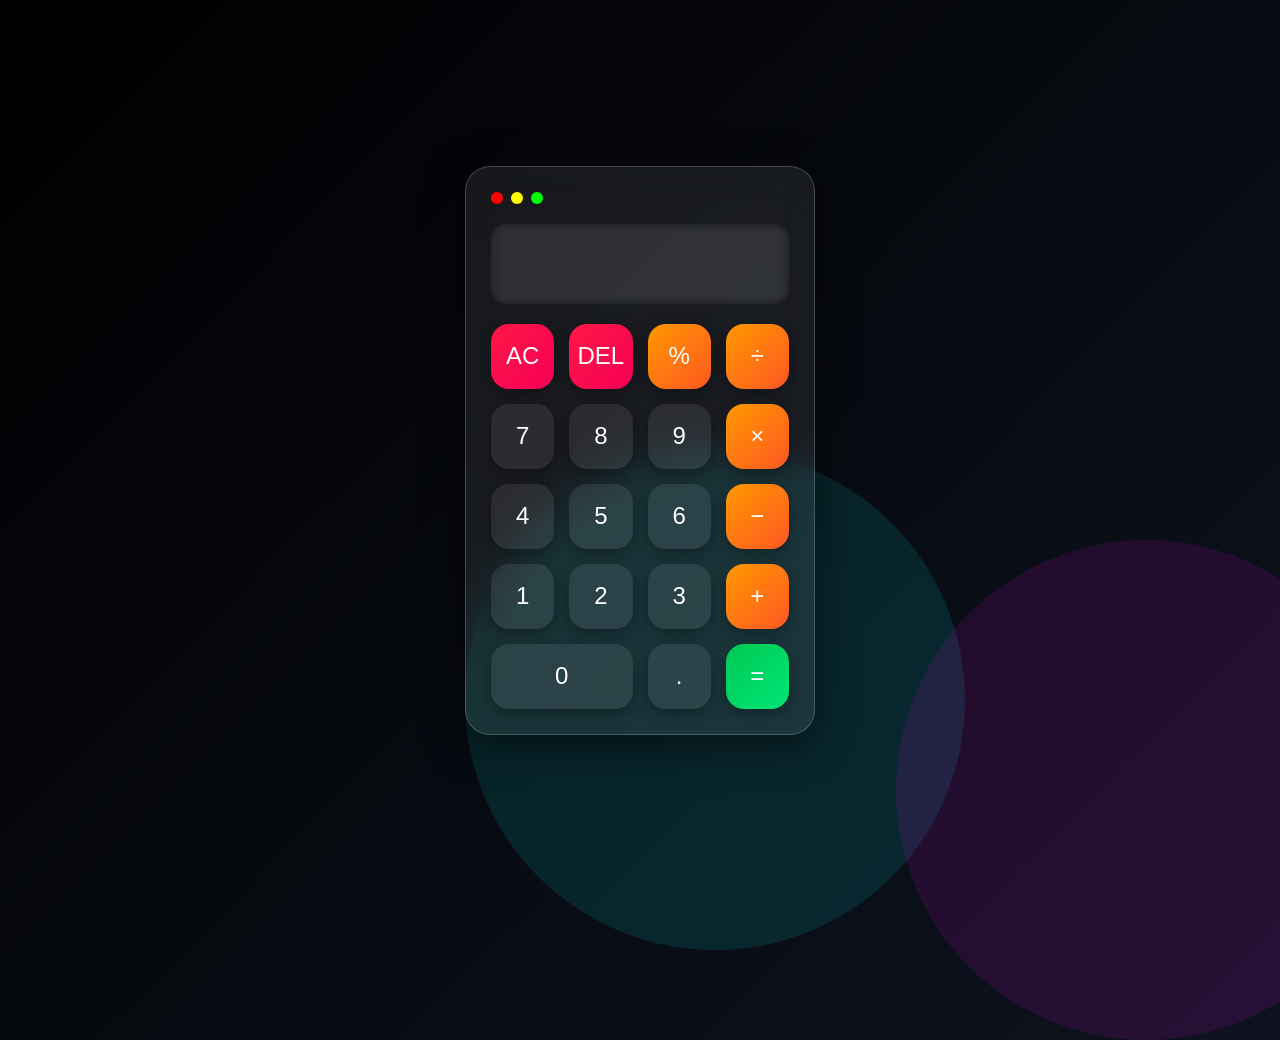
<file: index.html>
<!DOCTYPE html>
<html lang="en">
<head>
    <meta charset="UTF-8" />
    <meta name="viewport" content="width=device-width, initial-scale=1.0"/>
    <title>Animated Calculator</title>

    <link rel="stylesheet" href="style.css">
</head>
<body>

    <div class="bg-animation"></div>

    <div class="calculator">

        <div class="top-bar">
            <span></span>
            <span></span>
            <span></span>
        </div>

        <input type="text" id="display" readonly>

        <div class="buttons">

            <button class="btn special" onclick="clearDisplay()">AC</button>
            <button class="btn special" onclick="deleteLast()">DEL</button>
            <button class="btn operator" onclick="appendValue('%')">%</button>
            <button class="btn operator" onclick="appendValue('/')">÷</button>

            <button class="btn" onclick="appendValue('7')">7</button>
            <button class="btn" onclick="appendValue('8')">8</button>
            <button class="btn" onclick="appendValue('9')">9</button>
            <button class="btn operator" onclick="appendValue('*')">×</button>

            <button class="btn" onclick="appendValue('4')">4</button>
            <button class="btn" onclick="appendValue('5')">5</button>
            <button class="btn" onclick="appendValue('6')">6</button>
            <button class="btn operator" onclick="appendValue('-')">−</button>

            <button class="btn" onclick="appendValue('1')">1</button>
            <button class="btn" onclick="appendValue('2')">2</button>
            <button class="btn" onclick="appendValue('3')">3</button>
            <button class="btn operator" onclick="appendValue('+')">+</button>

            <button class="btn zero" onclick="appendValue('0')">0</button>
            <button class="btn" onclick="appendValue('.')">.</button>
            <button class="btn equal" onclick="calculate()">=</button>

        </div>

    </div>

    <script src="script.js"></script>
</body>
</html>
</file>
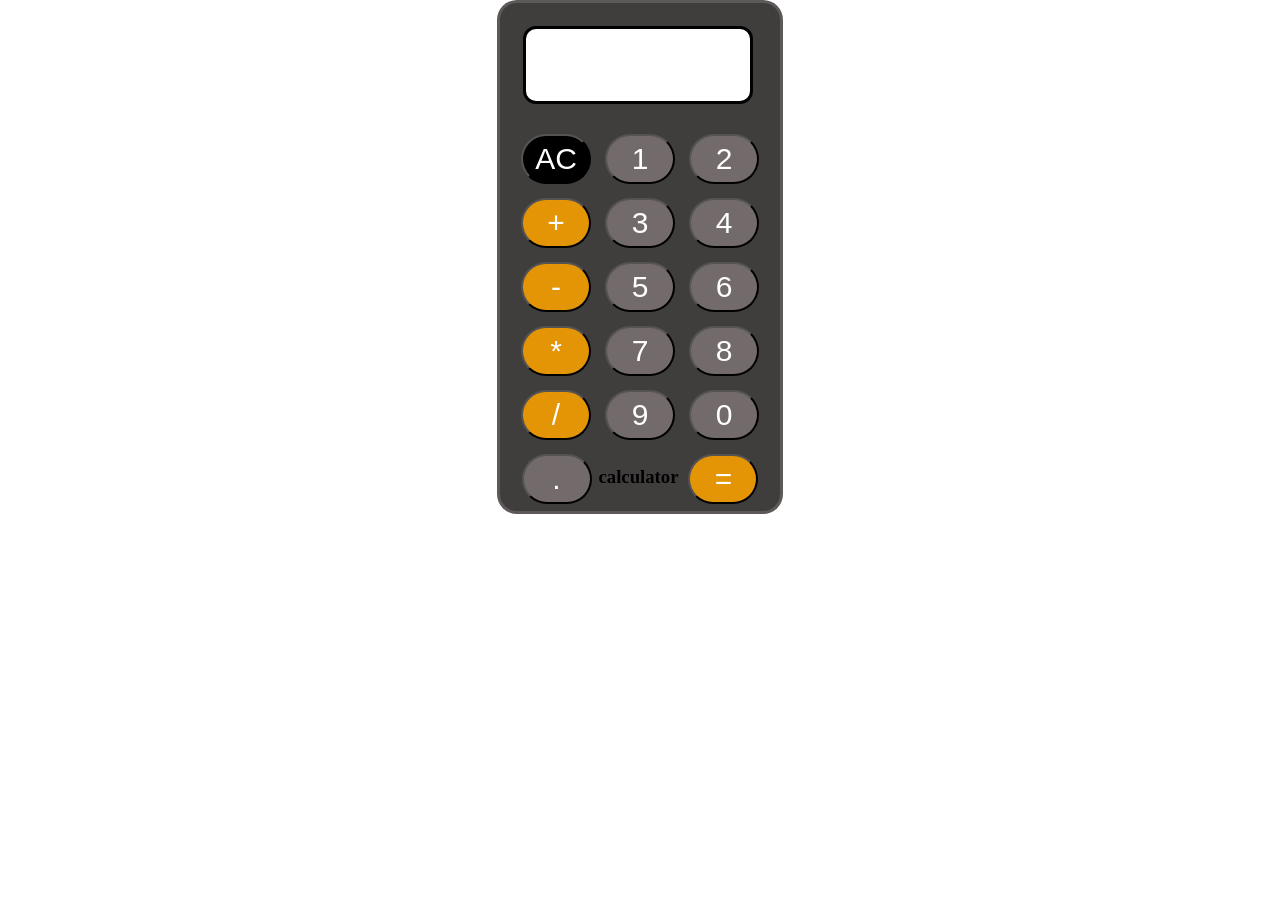
<file: calculator.html>
<!DOCTYPE html>
<html lang="en">
<head>
    <title>CALCULATOR</title>
    <style>
        #cal-body{
    border:solid rgba(126, 120, 120, 0.477);
    border-radius: 20px;
    width:280px;
    background-color: rgb(64, 61, 61);
    
}
#cal-disp{
    border: solid black;
    width: 220px;
    margin: 23px;
    height: 70px;
    font-size: 25px;
    border-radius: 13px;
    font:bold;
}
.cal-but{
    display:flex;
    justify-content: center;
    flex-wrap: wrap;
}
.but{
    border-radius: 30px;
    width: 70px;
    height: 50px;
    margin: 7px;
    font-size: 30px;
    background-color: rgba(141, 131, 131, 0.666);
    font:bold;
    color: white;
}
body{
    margin:0;
    display: flex;
    justify-content: center;
    align-items: center;
}
    </style>
</head>
<body>
    <div id="cal-body">
        <input type="text" id="cal-disp">
        <div class="cal-but">
            <button class="but" style="background-color: black;" onclick="
                val='';
                document.querySelector('#cal-disp').value = val;
            ">AC</button>
            <button class="but" onclick="
                val += '1';
                document.querySelector('#cal-disp').value = val;
            ">1</button>
            <button class="but" onclick="
                val+='2';
                document.querySelector('#cal-disp').value = val;
            ">2</button>
            <button class="but" style="background-color:rgb(227, 149, 5);" onclick="
                val+='+';
                document.querySelector('#cal-disp').value = val;
            ">+</button>
            <button class="but" onclick="
                val+='3';
                document.querySelector('#cal-disp').value = val;
            ">3</button>
            <button class="but" onclick="
                val+='4';
                document.querySelector('#cal-disp').value = val;
            ">4</button>
            <button class="but"style="background-color:rgb(227, 149, 5);" onclick="
                val+='-';
                document.querySelector('#cal-disp').value = val;
            ">-</button>
            <button class="but" onclick="
                val+='5';
                document.querySelector('#cal-disp').value = val;
            ">5</button>
            <button class="but" onclick="
                val+='6';
                document.querySelector('#cal-disp').value = val;
            ">6</button>
            <button class="but"style="background-color:rgb(227, 149, 5);" onclick="
                val+='*';
                document.querySelector('#cal-disp').value = val;
            ">*</button>
            <button class="but" onclick="
                val+='7';
                document.querySelector('#cal-disp').value = val;
            ">7</button>
            <button class="but" onclick="
                val+='8';
                document.querySelector('#cal-disp').value = val;
            ">8</button>
            <button class="but"style="background-color:rgb(227, 149, 5);" onclick="
                val+='/';
                document.querySelector('#cal-disp').value = val;
            ">/</button>
            <button class="but" onclick="
                val+='9';
                document.querySelector('#cal-disp').value = val;
            ">9</button>
            <button class="but" onclick="
                val+='0';
                document.querySelector('#cal-disp').value = val;
            ">0</button>
            <button class="but" onclick="
                val+='.';
                document.querySelector('#cal-disp').value = val;
            ">.</button>
            <h3>calculator</h6>
            <button class="but" style="background-color:rgb(227, 149, 5) ;margin-left: 10px;"onclick="
                val = eval(val);
                document.querySelector('#cal-disp').value = val;
            ">=</button>
           
        </div>
    </div>
    <script>
        let val='';
document.querySelector('#cal-disp').value = val;
    </script>
</body>
</html>
</file>
<file: style.css>
*{
    margin: 0;
    padding: 0;
    box-sizing: border-box;
    font-family: Arial, Helvetica, sans-serif;
}

body{
    height: 100vh;
    display: flex;
    justify-content: center;
    align-items: center;
    background: linear-gradient(-45deg,#0f172a,#1e293b,#111827,#000000);
    background-size: 400% 400%;
    animation: gradientMove 10s ease infinite;
    overflow: hidden;
}

/* Background Animation */

.bg-animation::before,
.bg-animation::after{
    content: "";
    position: absolute;
    width: 500px;
    height: 500px;
    border-radius: 50%;
    background: rgba(0,255,255,0.1);
    animation: float 8s infinite ease-in-out;
}

.bg-animation::after{
    background: rgba(255,0,255,0.1);
    left: 70%;
    top: 60%;
    animation-delay: 2s;
}

@keyframes float{
    0%{
        transform: translateY(0px);
    }
    50%{
        transform: translateY(-40px);
    }
    100%{
        transform: translateY(0px);
    }
}

@keyframes gradientMove{
    0%{
        background-position: 0% 50%;
    }
    50%{
        background-position: 100% 50%;
    }
    100%{
        background-position: 0% 50%;
    }
}

/* Calculator */

.calculator{
    width: 350px;
    padding: 25px;
    border-radius: 25px;
    backdrop-filter: blur(20px);
    background: rgba(255,255,255,0.08);
    border: 1px solid rgba(255,255,255,0.2);
    box-shadow: 0 10px 40px rgba(0,0,0,0.5);
    animation: pop 1s ease;
    z-index: 10;
}

@keyframes pop{
    from{
        transform: scale(0.7);
        opacity: 0;
    }
    to{
        transform: scale(1);
        opacity: 1;
    }
}

/* Top Dots */

.top-bar{
    display: flex;
    gap: 8px;
    margin-bottom: 20px;
}

.top-bar span{
    width: 12px;
    height: 12px;
    border-radius: 50%;
}

.top-bar span:nth-child(1){
    background: red;
}

.top-bar span:nth-child(2){
    background: yellow;
}

.top-bar span:nth-child(3){
    background: lime;
}

/* Display */

#display{
    width: 100%;
    height: 80px;
    border: none;
    outline: none;
    border-radius: 15px;
    margin-bottom: 20px;
    padding: 15px;
    font-size: 32px;
    text-align: right;
    background: rgba(255,255,255,0.1);
    color: white;
    box-shadow: inset 0 0 10px rgba(0,0,0,0.5);
}

/* Buttons */

.buttons{
    display: grid;
    grid-template-columns: repeat(4,1fr);
    gap: 15px;
}

.btn{
    height: 65px;
    border: none;
    border-radius: 18px;
    font-size: 24px;
    cursor: pointer;
    color: white;
    background: rgba(255,255,255,0.08);
    transition: 0.2s;
    box-shadow: 0 5px 15px rgba(0,0,0,0.3);
}

/* Hover Effect */

.btn:hover{
    transform: translateY(-4px) scale(1.05);
    background: rgba(255,255,255,0.2);
}

/* Click Effect */

.btn:active{
    transform: scale(0.95);
}

/* Operator Buttons */

.operator{
    background: linear-gradient(135deg,#ff9800,#ff5722);
}

/* Equal Button */

.equal{
    background: linear-gradient(135deg,#00c853,#00e676);
    color: white;
}

/* Special Buttons */

.special{
    background: linear-gradient(135deg,#ff1744,#f50057);
}

/* Zero Button */

.zero{
    grid-column: span 2;
}

/* Responsive */

@media(max-width:400px){

    .calculator{
        width: 92%;
        padding: 20px;
    }

    .btn{
        height: 60px;
        font-size: 22px;
    }

    #display{
        height: 70px;
        font-size: 28px;
    }
}
</file>
